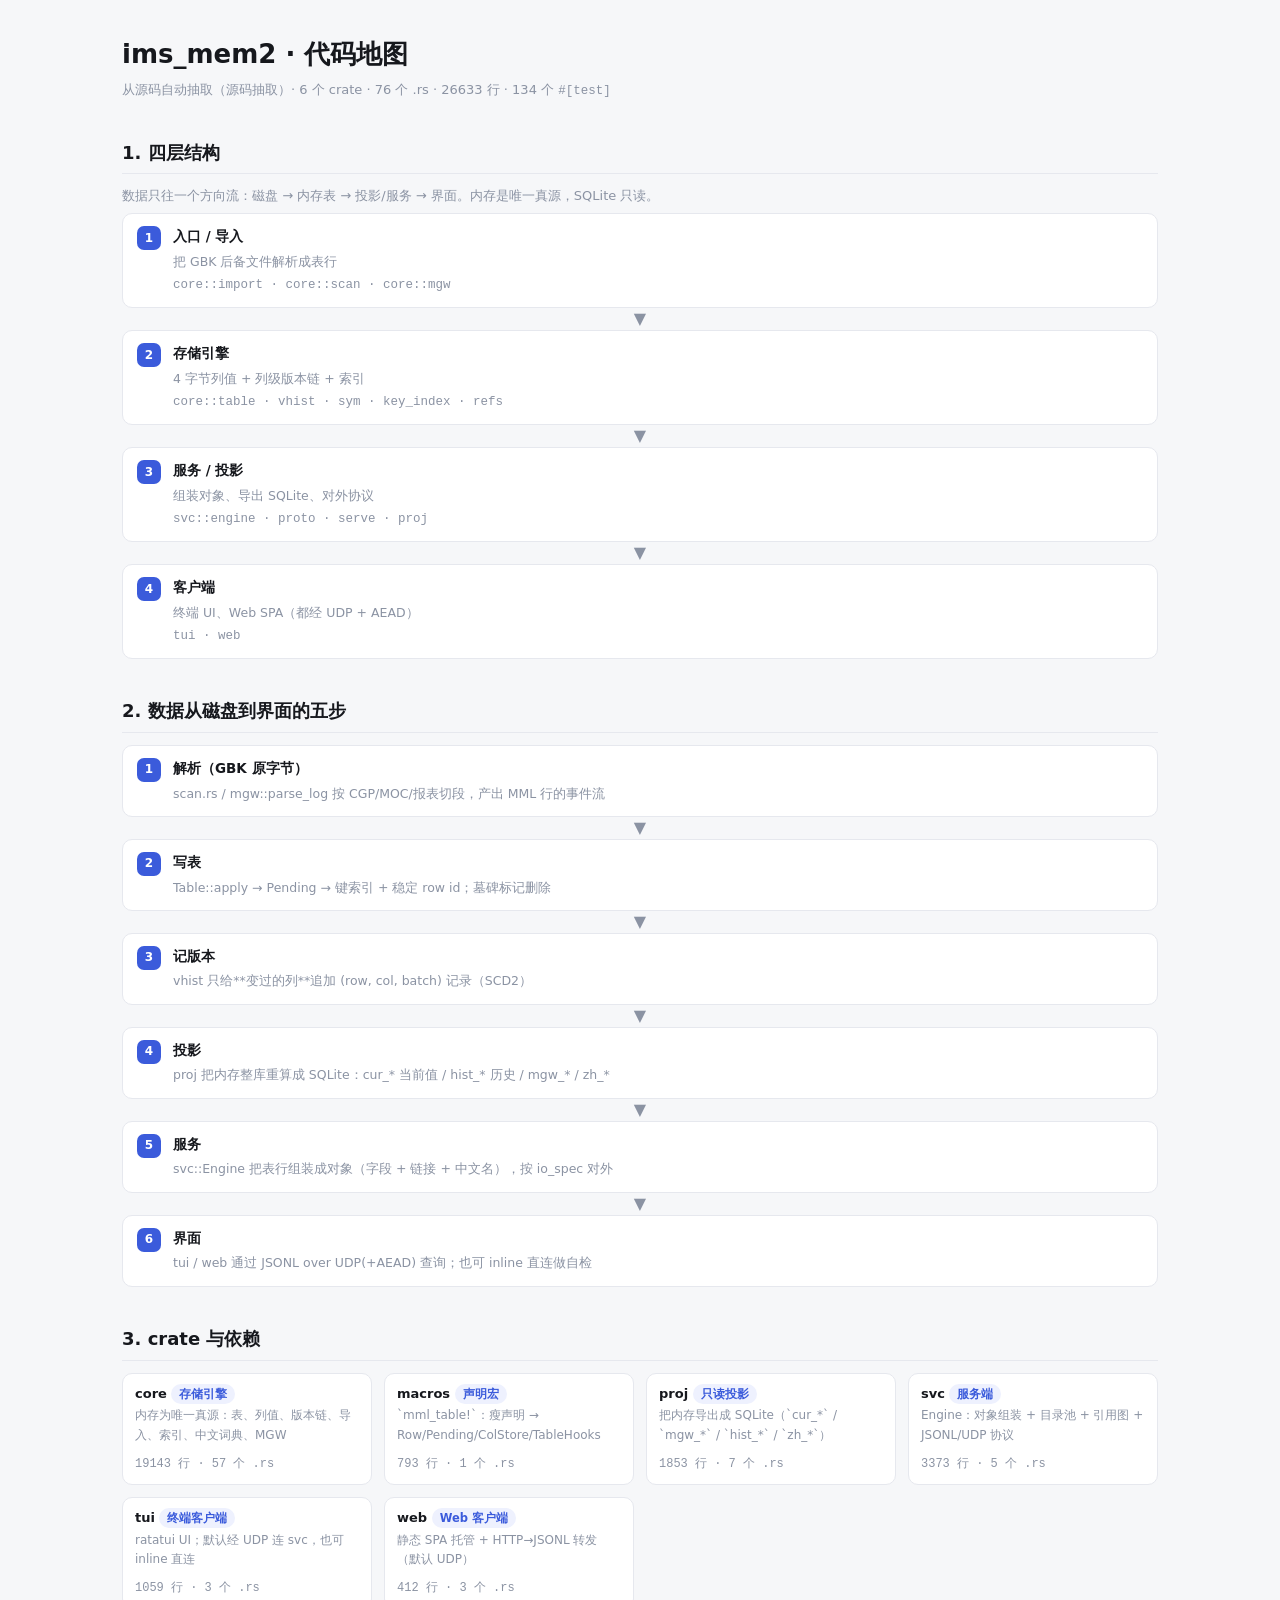
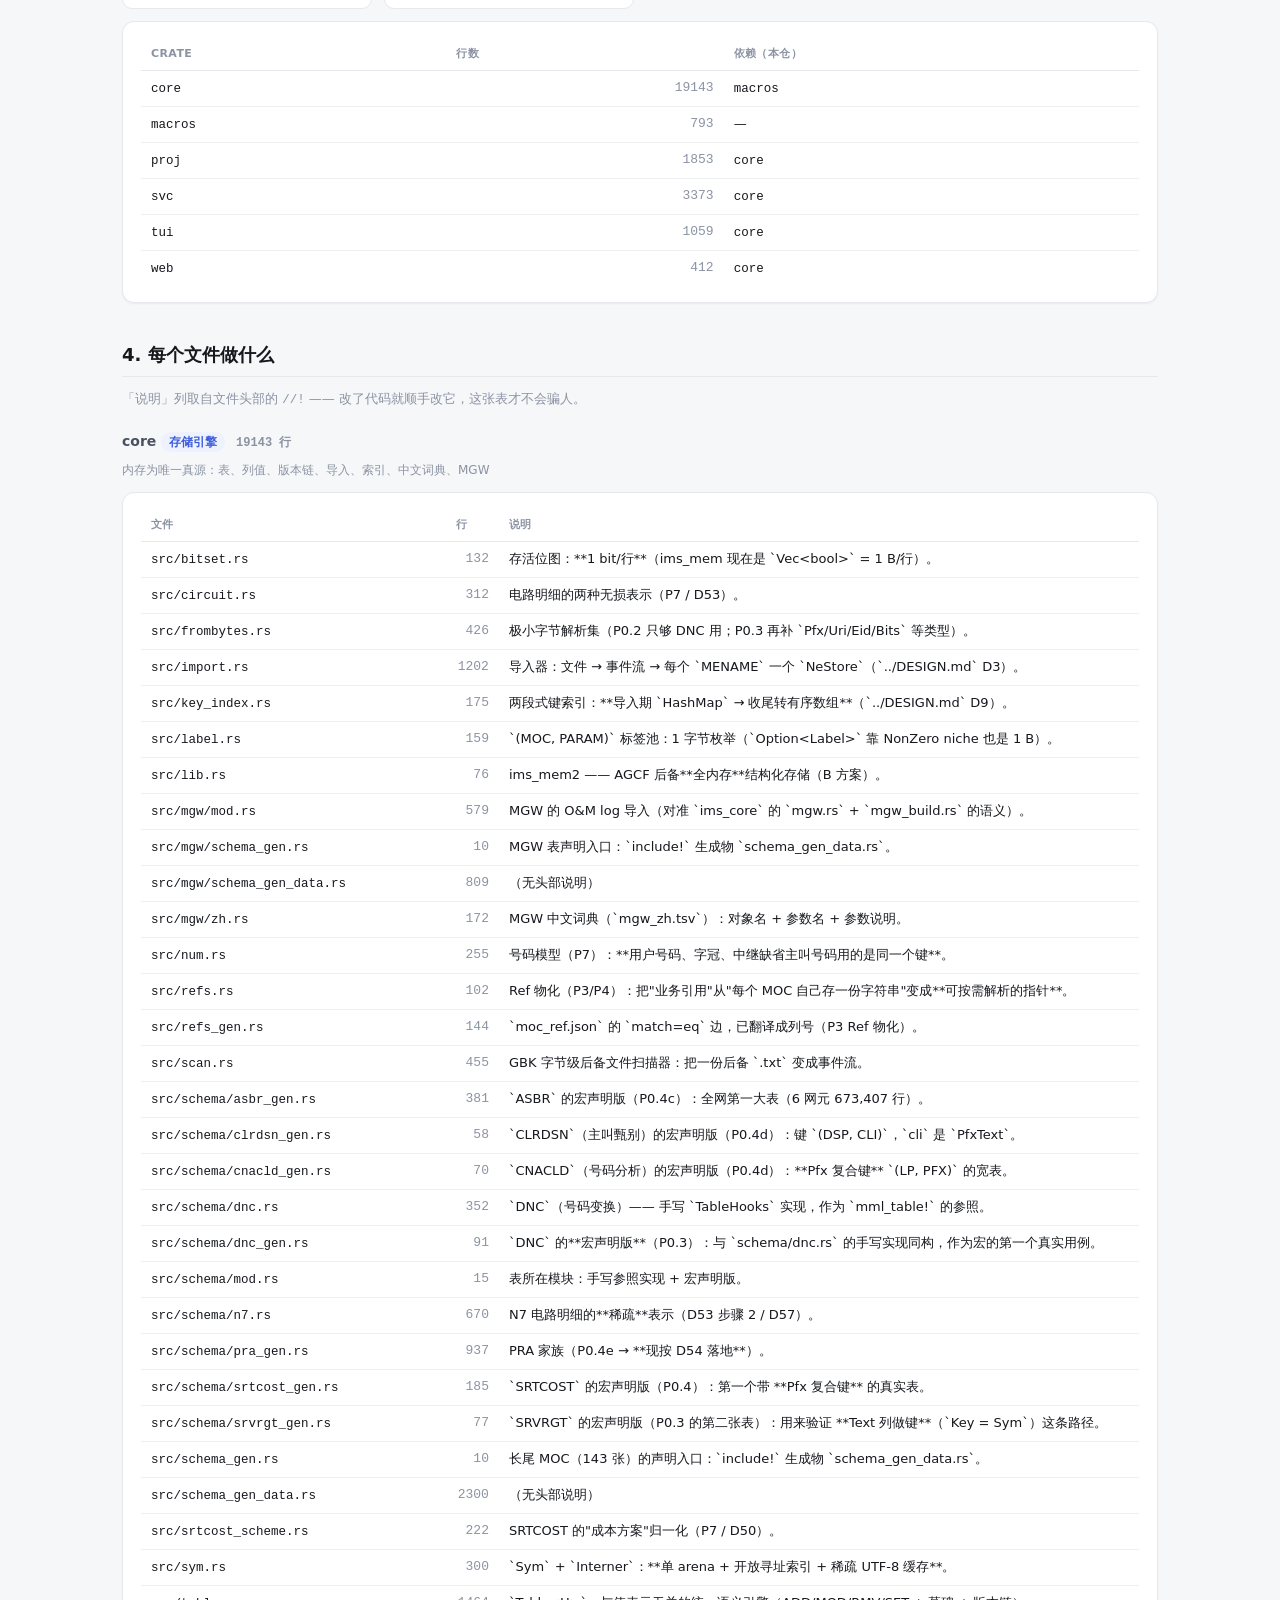
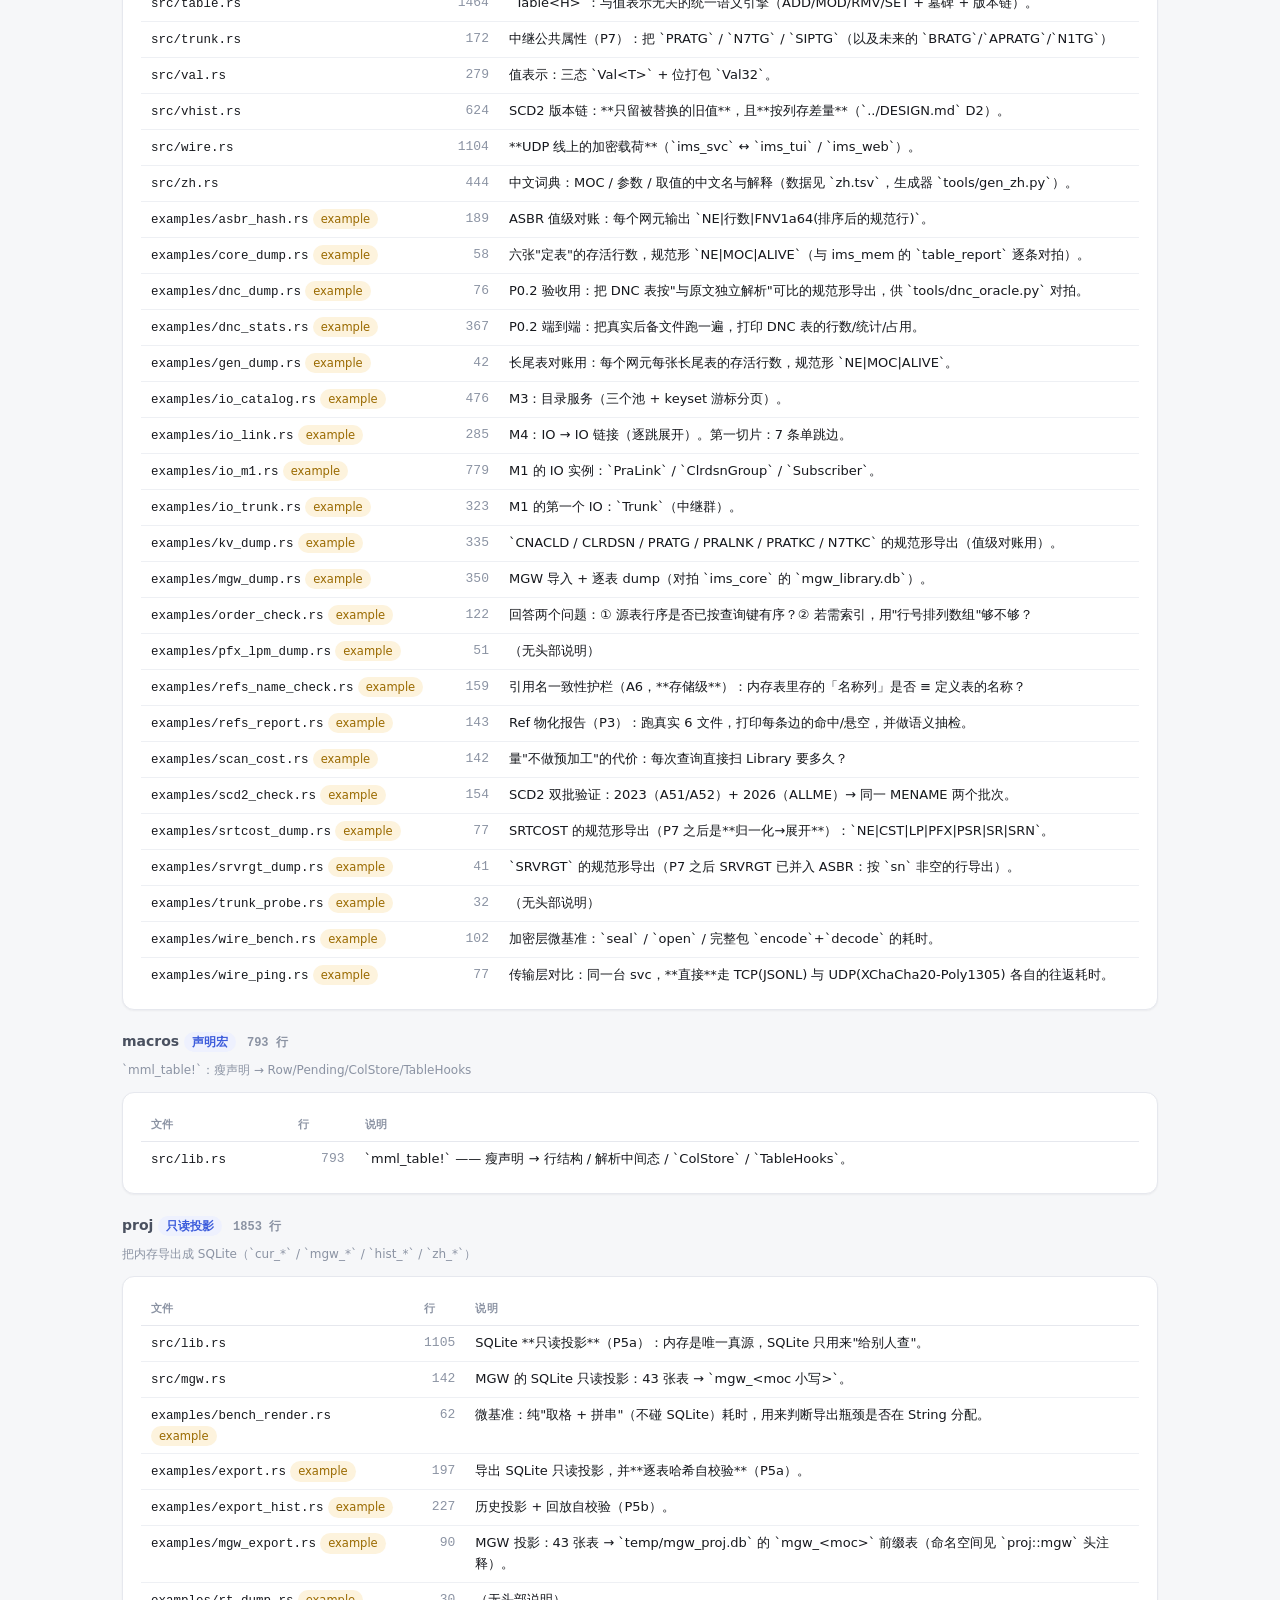
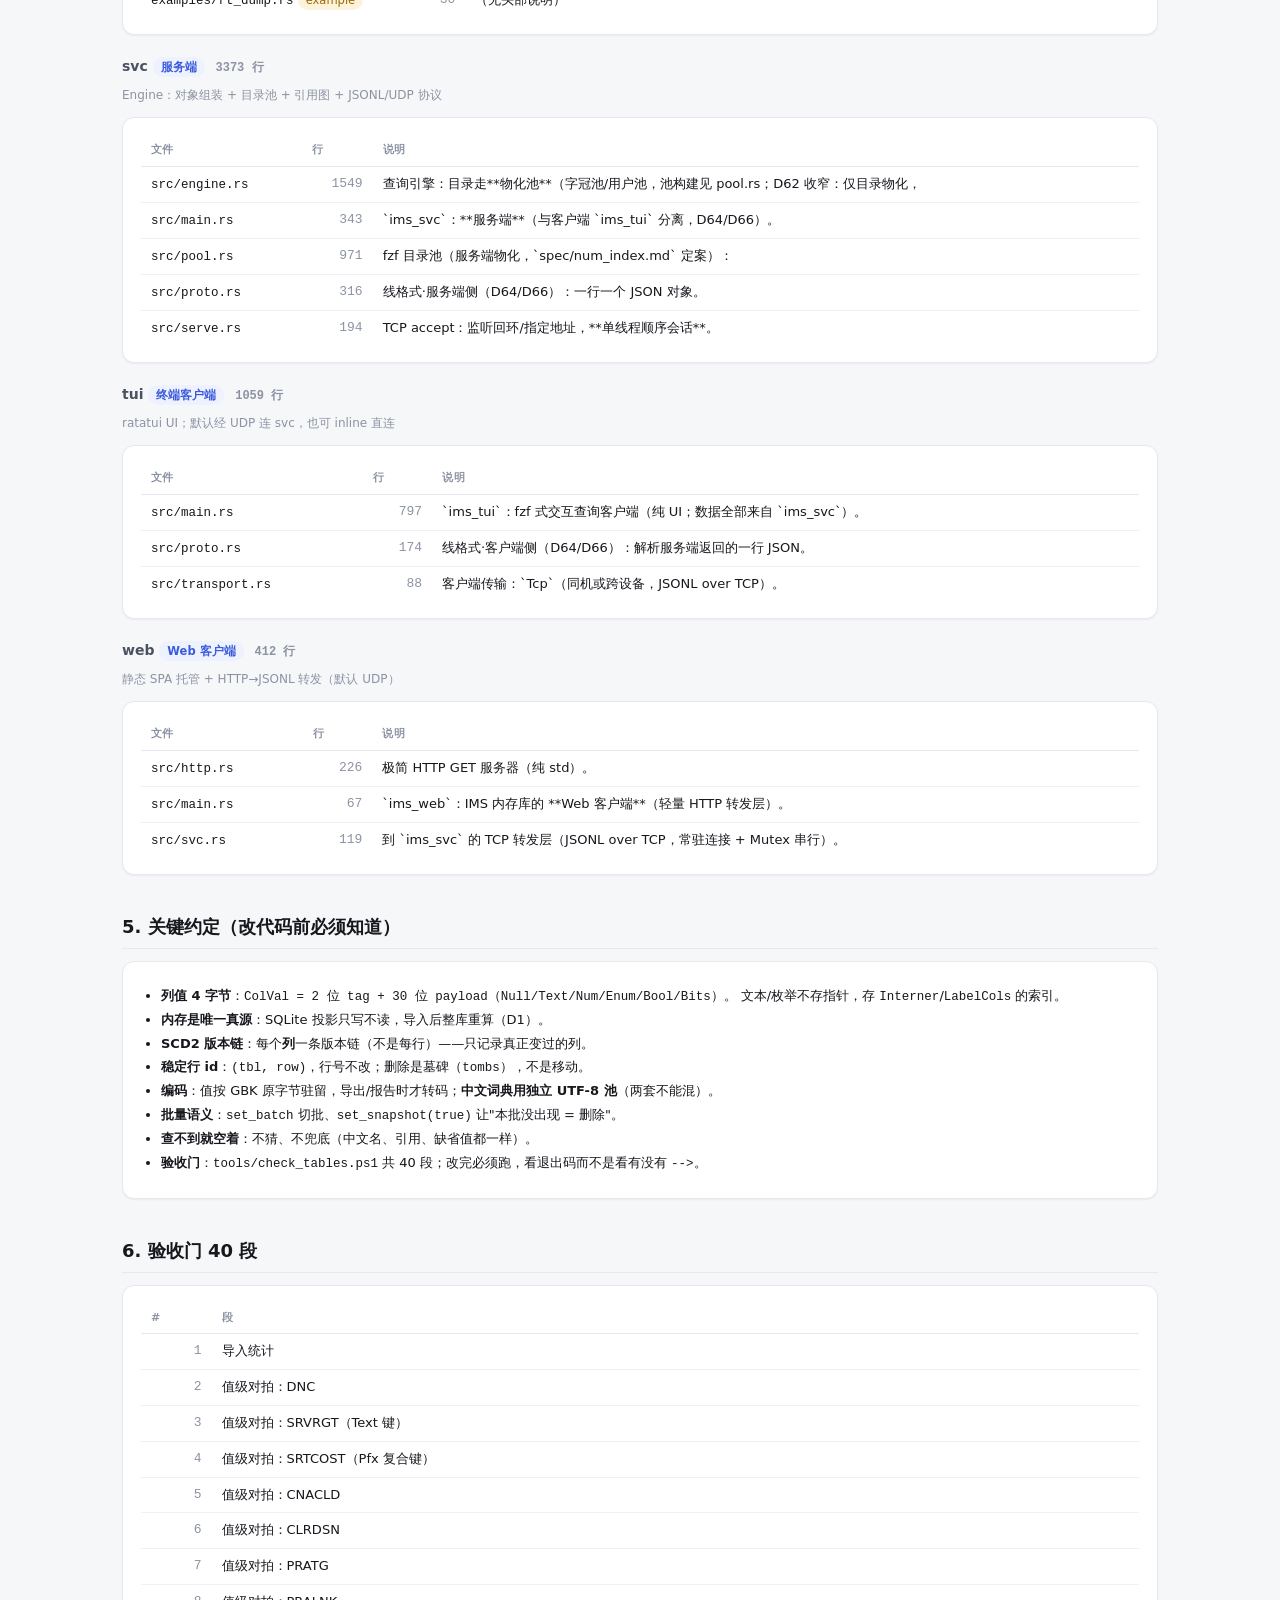
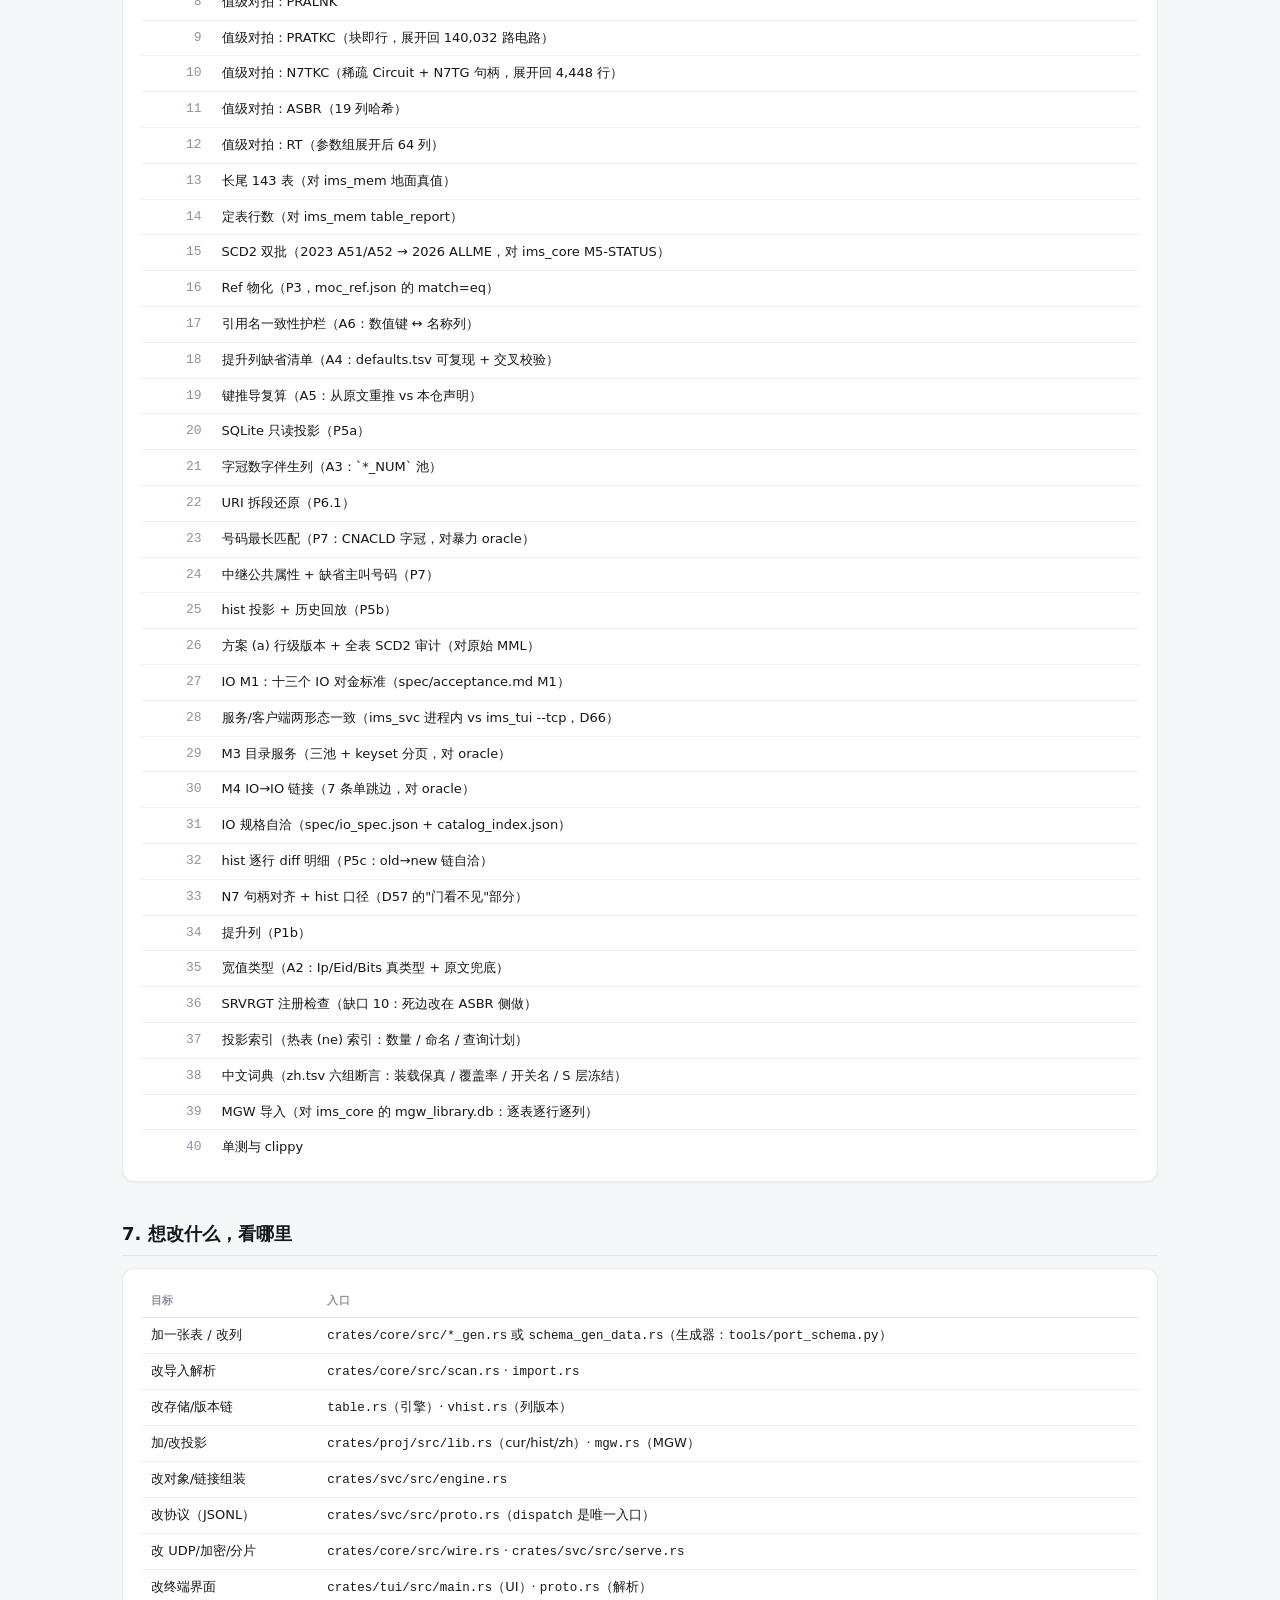
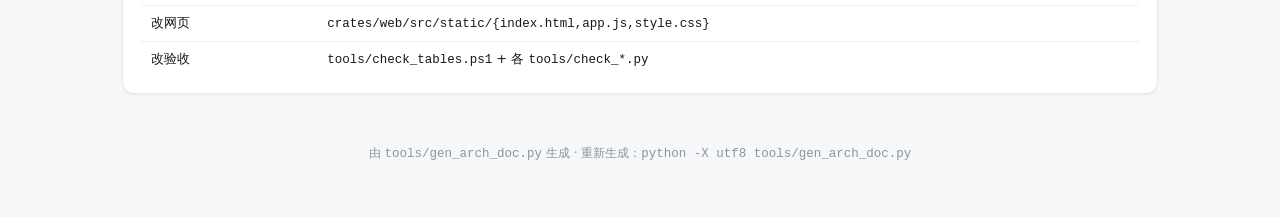
<file: docs/ARCH.html>
<!doctype html>
<html lang="zh-CN"><head><meta charset="utf-8">
<meta name="viewport" content="width=device-width,initial-scale=1">
<title>ims_mem2 · 代码地图</title>
<style>
:root{--bg:#f6f7f9;--panel:#fff;--ink:#16181d;--ink2:#4a5160;--ink3:#8b93a3;--line:#e6e8ee;
--brand:#3b5bdb;--soft:#eef1fe;--ok:#127a4b;--oks:#e7f7ef;--warn:#9a6a00;--warns:#fdf3dd;
--mono:ui-monospace,SFMono-Regular,Consolas,monospace}
*{box-sizing:border-box}
body{margin:0;background:var(--bg);color:var(--ink);font:14px/1.6 -apple-system,"Segoe UI","Microsoft YaHei",system-ui,sans-serif}
.wrap{max-width:1080px;margin:0 auto;padding:34px 22px 80px}
h1{font-size:26px;margin:0 0 4px}
h2{font-size:18px;margin:38px 0 12px;padding-bottom:6px;border-bottom:1px solid var(--line)}
h3{font-size:14px;margin:20px 0 8px;color:var(--ink2)}
.sub{color:var(--ink3);font-size:13px;margin:0 0 6px}
.card{background:var(--panel);border:1px solid var(--line);border-radius:12px;padding:16px 18px;margin:12px 0;
box-shadow:0 1px 2px rgba(16,20,30,.05)}
code,.mono{font-family:var(--mono);font-size:12.5px}
.pill{display:inline-block;font-size:11.5px;padding:1px 8px;border-radius:99px;background:var(--soft);color:var(--brand);margin-right:6px}
.pill.g{background:var(--oks);color:var(--ok)}
.pill.w{background:var(--warns);color:var(--warn)}
table{width:100%;border-collapse:collapse;font-size:13px}
th{text-align:left;font-size:11px;letter-spacing:.4px;text-transform:uppercase;color:var(--ink3);
padding:7px 10px;border-bottom:1px solid var(--line);background:var(--panel)}
td{padding:7px 10px;border-bottom:1px solid #eef0f4;vertical-align:top}
tr:last-child td{border-bottom:0}
td.n{text-align:right;font-family:var(--mono);color:var(--ink3);white-space:nowrap}
.loc{color:var(--ink3);font-family:var(--mono);font-size:12px}
.role{font-size:12px;color:var(--ink3);margin:2px 0 10px}
.grid{display:grid;grid-template-columns:repeat(auto-fit,minmax(240px,1fr));gap:12px}
.kv{font-size:13px}
.kv b{color:var(--ink)}
ul{margin:8px 0;padding-left:20px}
ul li{margin:3px 0}
.leaf{background:var(--panel);border:1px solid var(--line);border-radius:10px;padding:10px 12px;font-size:12.5px}
.leaf .t{font-weight:600;font-size:13px;margin-bottom:2px}
.flow{display:flex;flex-direction:column;gap:0;align-items:stretch}
.step{display:flex;gap:12px;align-items:flex-start;background:var(--panel);border:1px solid var(--line);
border-radius:10px;padding:12px 14px}
.step .n{width:24px;height:24px;flex:none;display:grid;place-items:center;border-radius:7px;
background:var(--brand);color:#fff;font-size:12px;font-weight:700}
.step .b{flex:1}
.step .b b{display:block;font-size:13.5px;margin-bottom:2px}
.step .b span{font-size:12.5px;color:var(--ink3)}
.arrow{align-self:center;color:var(--ink3);font-size:16px;line-height:1;padding:3px 0}
footer{margin-top:50px;color:var(--ink3);font-size:12px;text-align:center}
</style></head><body><div class="wrap">

<h1>ims_mem2 · 代码地图</h1>
<p class="sub">从源码自动抽取（源码抽取）· 6 个 crate · 76 个 .rs · 26633 行 · 134 个 <code>#[test]</code></p>

<h2>1. 四层结构</h2>
<p class="sub">数据只往一个方向流：磁盘 → 内存表 → 投影/服务 → 界面。内存是唯一真源，SQLite 只读。</p>
<div class="flow"><div class="step"><div class="n">1</div><div class="b"><b>入口 / 导入</b><span>把 GBK 后备文件解析成表行<br><code>core::import · core::scan · core::mgw</code></span></div></div><div class="arrow">▼</div><div class="step"><div class="n">2</div><div class="b"><b>存储引擎</b><span>4 字节列值 + 列级版本链 + 索引<br><code>core::table · vhist · sym · key_index · refs</code></span></div></div><div class="arrow">▼</div><div class="step"><div class="n">3</div><div class="b"><b>服务 / 投影</b><span>组装对象、导出 SQLite、对外协议<br><code>svc::engine · proto · serve · proj</code></span></div></div><div class="arrow">▼</div><div class="step"><div class="n">4</div><div class="b"><b>客户端</b><span>终端 UI、Web SPA（都经 UDP + AEAD）<br><code>tui · web</code></span></div></div></div>

<h2>2. 数据从磁盘到界面的五步</h2>
<div class="flow"><div class="step"><div class="n">1</div><div class="b"><b>解析（GBK 原字节）</b><span>scan.rs / mgw::parse_log 按 CGP/MOC/报表切段，产出 MML 行的事件流</span></div></div><div class="arrow">▼</div><div class="step"><div class="n">2</div><div class="b"><b>写表</b><span>Table::apply → Pending → 键索引 + 稳定 row id；墓碑标记删除</span></div></div><div class="arrow">▼</div><div class="step"><div class="n">3</div><div class="b"><b>记版本</b><span>vhist 只给**变过的列**追加 (row, col, batch) 记录（SCD2）</span></div></div><div class="arrow">▼</div><div class="step"><div class="n">4</div><div class="b"><b>投影</b><span>proj 把内存整库重算成 SQLite：cur_* 当前值 / hist_* 历史 / mgw_* / zh_*</span></div></div><div class="arrow">▼</div><div class="step"><div class="n">5</div><div class="b"><b>服务</b><span>svc::Engine 把表行组装成对象（字段 + 链接 + 中文名），按 io_spec 对外</span></div></div><div class="arrow">▼</div><div class="step"><div class="n">6</div><div class="b"><b>界面</b><span>tui / web 通过 JSONL over UDP(+AEAD) 查询；也可 inline 直连做自检</span></div></div></div>

<h2>3. crate 与依赖</h2>
<div class="grid"><div class="leaf"><div class="t">core <span class="pill">存储引擎</span></div><div class="role">内存为唯一真源：表、列值、版本链、导入、索引、中文词典、MGW</div><div class="loc">19143 行 · 57 个 .rs</div></div><div class="leaf"><div class="t">macros <span class="pill">声明宏</span></div><div class="role">`mml_table!`：瘦声明 → Row/Pending/ColStore/TableHooks</div><div class="loc">793 行 · 1 个 .rs</div></div><div class="leaf"><div class="t">proj <span class="pill">只读投影</span></div><div class="role">把内存导出成 SQLite（`cur_*` / `mgw_*` / `hist_*` / `zh_*`）</div><div class="loc">1853 行 · 7 个 .rs</div></div><div class="leaf"><div class="t">svc <span class="pill">服务端</span></div><div class="role">Engine：对象组装 + 目录池 + 引用图 + JSONL/UDP 协议</div><div class="loc">3373 行 · 5 个 .rs</div></div><div class="leaf"><div class="t">tui <span class="pill">终端客户端</span></div><div class="role">ratatui UI；默认经 UDP 连 svc，也可 inline 直连</div><div class="loc">1059 行 · 3 个 .rs</div></div><div class="leaf"><div class="t">web <span class="pill">Web 客户端</span></div><div class="role">静态 SPA 托管 + HTTP→JSONL 转发（默认 UDP）</div><div class="loc">412 行 · 3 个 .rs</div></div></div>
<div class="card"><table><thead><tr><th>crate</th><th class="n">行数</th><th>依赖（本仓）</th></tr></thead><tbody>
<tr><td><code>core</code></td><td class="n">19143</td><td><code>macros</code></td></tr><tr><td><code>macros</code></td><td class="n">793</td><td>—</td></tr><tr><td><code>proj</code></td><td class="n">1853</td><td><code>core</code></td></tr><tr><td><code>svc</code></td><td class="n">3373</td><td><code>core</code></td></tr><tr><td><code>tui</code></td><td class="n">1059</td><td><code>core</code></td></tr><tr><td><code>web</code></td><td class="n">412</td><td><code>core</code></td></tr>
</tbody></table></div>

<h2>4. 每个文件做什么</h2>
<p class="sub">「说明」列取自文件头部的 <code>//!</code> —— 改了代码就顺手改它，这张表才不会骗人。</p>
<h3>core <span class="pill">存储引擎</span> <span class="loc">19143 行</span></h3><div class="role">内存为唯一真源：表、列值、版本链、导入、索引、中文词典、MGW</div><div class="card"><table><thead><tr><th>文件</th><th class="n">行</th><th>说明</th></tr></thead><tbody><tr><td><code>src/bitset.rs</code></td><td class="n">132</td><td>存活位图：**1 bit/行**（ims_mem 现在是 `Vec&lt;bool&gt;` = 1 B/行）。</td></tr><tr><td><code>src/circuit.rs</code></td><td class="n">312</td><td>电路明细的两种无损表示（P7 / D53）。</td></tr><tr><td><code>src/frombytes.rs</code></td><td class="n">426</td><td>极小字节解析集（P0.2 只够 DNC 用；P0.3 再补 `Pfx/Uri/Eid/Bits` 等类型）。</td></tr><tr><td><code>src/import.rs</code></td><td class="n">1202</td><td>导入器：文件 → 事件流 → 每个 `MENAME` 一个 `NeStore`（`../DESIGN.md` D3）。</td></tr><tr><td><code>src/key_index.rs</code></td><td class="n">175</td><td>两段式键索引：**导入期 `HashMap` → 收尾转有序数组**（`../DESIGN.md` D9）。</td></tr><tr><td><code>src/label.rs</code></td><td class="n">159</td><td>`(MOC, PARAM)` 标签池：1 字节枚举（`Option&lt;Label&gt;` 靠 NonZero niche 也是 1 B）。</td></tr><tr><td><code>src/lib.rs</code></td><td class="n">76</td><td>ims_mem2 —— AGCF 后备**全内存**结构化存储（B 方案）。</td></tr><tr><td><code>src/mgw/mod.rs</code></td><td class="n">579</td><td>MGW 的 O&amp;M log 导入（对准 `ims_core` 的 `mgw.rs` + `mgw_build.rs` 的语义）。</td></tr><tr><td><code>src/mgw/schema_gen.rs</code></td><td class="n">10</td><td>MGW 表声明入口：`include!` 生成物 `schema_gen_data.rs`。</td></tr><tr><td><code>src/mgw/schema_gen_data.rs</code></td><td class="n">809</td><td>（无头部说明）</td></tr><tr><td><code>src/mgw/zh.rs</code></td><td class="n">172</td><td>MGW 中文词典（`mgw_zh.tsv`）：对象名 + 参数名 + 参数说明。</td></tr><tr><td><code>src/num.rs</code></td><td class="n">255</td><td>号码模型（P7）：**用户号码、字冠、中继缺省主叫号码用的是同一个键**。</td></tr><tr><td><code>src/refs.rs</code></td><td class="n">102</td><td>Ref 物化（P3/P4）：把&quot;业务引用&quot;从&quot;每个 MOC 自己存一份字符串&quot;变成**可按需解析的指针**。</td></tr><tr><td><code>src/refs_gen.rs</code></td><td class="n">144</td><td>`moc_ref.json` 的 `match=eq` 边，已翻译成列号（P3 Ref 物化）。</td></tr><tr><td><code>src/scan.rs</code></td><td class="n">455</td><td>GBK 字节级后备文件扫描器：把一份后备 `.txt` 变成事件流。</td></tr><tr><td><code>src/schema/asbr_gen.rs</code></td><td class="n">381</td><td>`ASBR` 的宏声明版（P0.4c）：全网第一大表（6 网元 673,407 行）。</td></tr><tr><td><code>src/schema/clrdsn_gen.rs</code></td><td class="n">58</td><td>`CLRDSN`（主叫甄别）的宏声明版（P0.4d）：键 `(DSP, CLI)`，`cli` 是 `PfxText`。</td></tr><tr><td><code>src/schema/cnacld_gen.rs</code></td><td class="n">70</td><td>`CNACLD`（号码分析）的宏声明版（P0.4d）：**Pfx 复合键** `(LP, PFX)` 的宽表。</td></tr><tr><td><code>src/schema/dnc.rs</code></td><td class="n">352</td><td>`DNC`（号码变换）—— 手写 `TableHooks` 实现，作为 `mml_table!` 的参照。</td></tr><tr><td><code>src/schema/dnc_gen.rs</code></td><td class="n">91</td><td>`DNC` 的**宏声明版**（P0.3）：与 `schema/dnc.rs` 的手写实现同构，作为宏的第一个真实用例。</td></tr><tr><td><code>src/schema/mod.rs</code></td><td class="n">15</td><td>表所在模块：手写参照实现 + 宏声明版。</td></tr><tr><td><code>src/schema/n7.rs</code></td><td class="n">670</td><td>N7 电路明细的**稀疏**表示（D53 步骤 2 / D57）。</td></tr><tr><td><code>src/schema/pra_gen.rs</code></td><td class="n">937</td><td>PRA 家族（P0.4e → **现按 D54 落地**）。</td></tr><tr><td><code>src/schema/srtcost_gen.rs</code></td><td class="n">185</td><td>`SRTCOST` 的宏声明版（P0.4）：第一个带 **Pfx 复合键** 的真实表。</td></tr><tr><td><code>src/schema/srvrgt_gen.rs</code></td><td class="n">77</td><td>`SRVRGT` 的宏声明版（P0.3 的第二张表）：用来验证 **Text 列做键**（`Key = Sym`）这条路径。</td></tr><tr><td><code>src/schema_gen.rs</code></td><td class="n">10</td><td>长尾 MOC（143 张）的声明入口：`include!` 生成物 `schema_gen_data.rs`。</td></tr><tr><td><code>src/schema_gen_data.rs</code></td><td class="n">2300</td><td>（无头部说明）</td></tr><tr><td><code>src/srtcost_scheme.rs</code></td><td class="n">222</td><td>SRTCOST 的&quot;成本方案&quot;归一化（P7 / D50）。</td></tr><tr><td><code>src/sym.rs</code></td><td class="n">300</td><td>`Sym` + `Interner`：**单 arena + 开放寻址索引 + 稀疏 UTF-8 缓存**。</td></tr><tr><td><code>src/table.rs</code></td><td class="n">1464</td><td>`Table&lt;H&gt;`：与值表示无关的统一语义引擎（ADD/MOD/RMV/SET + 墓碑 + 版本链）。</td></tr><tr><td><code>src/trunk.rs</code></td><td class="n">172</td><td>中继公共属性（P7）：把 `PRATG` / `N7TG` / `SIPTG`（以及未来的 `BRATG`/`APRATG`/`N1TG`）</td></tr><tr><td><code>src/val.rs</code></td><td class="n">279</td><td>值表示：三态 `Val&lt;T&gt;` + 位打包 `Val32`。</td></tr><tr><td><code>src/vhist.rs</code></td><td class="n">624</td><td>SCD2 版本链：**只留被替换的旧值**，且**按列存差量**（`../DESIGN.md` D2）。</td></tr><tr><td><code>src/wire.rs</code></td><td class="n">1104</td><td>**UDP 线上的加密载荷**（`ims_svc` ↔ `ims_tui` / `ims_web`）。</td></tr><tr><td><code>src/zh.rs</code></td><td class="n">444</td><td>中文词典：MOC / 参数 / 取值的中文名与解释（数据见 `zh.tsv`，生成器 `tools/gen_zh.py`）。</td></tr><tr><td><code>examples/asbr_hash.rs</code> <span class="pill w">example</span></td><td class="n">189</td><td>ASBR 值级对账：每个网元输出 `NE|行数|FNV1a64(排序后的规范行)`。</td></tr><tr><td><code>examples/core_dump.rs</code> <span class="pill w">example</span></td><td class="n">58</td><td>六张&quot;定表&quot;的存活行数，规范形 `NE|MOC|ALIVE`（与 ims_mem 的 `table_report` 逐条对拍）。</td></tr><tr><td><code>examples/dnc_dump.rs</code> <span class="pill w">example</span></td><td class="n">76</td><td>P0.2 验收用：把 DNC 表按&quot;与原文独立解析&quot;可比的规范形导出，供 `tools/dnc_oracle.py` 对拍。</td></tr><tr><td><code>examples/dnc_stats.rs</code> <span class="pill w">example</span></td><td class="n">367</td><td>P0.2 端到端：把真实后备文件跑一遍，打印 DNC 表的行数/统计/占用。</td></tr><tr><td><code>examples/gen_dump.rs</code> <span class="pill w">example</span></td><td class="n">42</td><td>长尾表对账用：每个网元每张长尾表的存活行数，规范形 `NE|MOC|ALIVE`。</td></tr><tr><td><code>examples/io_catalog.rs</code> <span class="pill w">example</span></td><td class="n">476</td><td>M3：目录服务（三个池 + keyset 游标分页）。</td></tr><tr><td><code>examples/io_link.rs</code> <span class="pill w">example</span></td><td class="n">285</td><td>M4：IO → IO 链接（逐跳展开）。第一切片：7 条单跳边。</td></tr><tr><td><code>examples/io_m1.rs</code> <span class="pill w">example</span></td><td class="n">779</td><td>M1 的 IO 实例：`PraLink` / `ClrdsnGroup` / `Subscriber`。</td></tr><tr><td><code>examples/io_trunk.rs</code> <span class="pill w">example</span></td><td class="n">323</td><td>M1 的第一个 IO：`Trunk`（中继群）。</td></tr><tr><td><code>examples/kv_dump.rs</code> <span class="pill w">example</span></td><td class="n">335</td><td>`CNACLD / CLRDSN / PRATG / PRALNK / PRATKC / N7TKC` 的规范形导出（值级对账用）。</td></tr><tr><td><code>examples/mgw_dump.rs</code> <span class="pill w">example</span></td><td class="n">350</td><td>MGW 导入 + 逐表 dump（对拍 `ims_core` 的 `mgw_library.db`）。</td></tr><tr><td><code>examples/order_check.rs</code> <span class="pill w">example</span></td><td class="n">122</td><td>回答两个问题：① 源表行序是否已按查询键有序？② 若需索引，用&quot;行号排列数组&quot;够不够？</td></tr><tr><td><code>examples/pfx_lpm_dump.rs</code> <span class="pill w">example</span></td><td class="n">51</td><td>（无头部说明）</td></tr><tr><td><code>examples/refs_name_check.rs</code> <span class="pill w">example</span></td><td class="n">159</td><td>引用名一致性护栏（A6，**存储级**）：内存表里存的「名称列」是否 ≡ 定义表的名称？</td></tr><tr><td><code>examples/refs_report.rs</code> <span class="pill w">example</span></td><td class="n">143</td><td>Ref 物化报告（P3）：跑真实 6 文件，打印每条边的命中/悬空，并做语义抽检。</td></tr><tr><td><code>examples/scan_cost.rs</code> <span class="pill w">example</span></td><td class="n">142</td><td>量&quot;不做预加工&quot;的代价：每次查询直接扫 Library 要多久？</td></tr><tr><td><code>examples/scd2_check.rs</code> <span class="pill w">example</span></td><td class="n">154</td><td>SCD2 双批验证：2023（A51/A52）+ 2026（ALLME）→ 同一 MENAME 两个批次。</td></tr><tr><td><code>examples/srtcost_dump.rs</code> <span class="pill w">example</span></td><td class="n">77</td><td>SRTCOST 的规范形导出（P7 之后是**归一化→展开**）：`NE|CST|LP|PFX|PSR|SR|SRN`。</td></tr><tr><td><code>examples/srvrgt_dump.rs</code> <span class="pill w">example</span></td><td class="n">41</td><td>`SRVRGT` 的规范形导出（P7 之后 SRVRGT 已并入 ASBR：按 `sn` 非空的行导出）。</td></tr><tr><td><code>examples/trunk_probe.rs</code> <span class="pill w">example</span></td><td class="n">32</td><td>（无头部说明）</td></tr><tr><td><code>examples/wire_bench.rs</code> <span class="pill w">example</span></td><td class="n">102</td><td>加密层微基准：`seal` / `open` / 完整包 `encode`+`decode` 的耗时。</td></tr><tr><td><code>examples/wire_ping.rs</code> <span class="pill w">example</span></td><td class="n">77</td><td>传输层对比：同一台 svc，**直接**走 TCP(JSONL) 与 UDP(XChaCha20-Poly1305) 各自的往返耗时。</td></tr></tbody></table></div><h3>macros <span class="pill">声明宏</span> <span class="loc">793 行</span></h3><div class="role">`mml_table!`：瘦声明 → Row/Pending/ColStore/TableHooks</div><div class="card"><table><thead><tr><th>文件</th><th class="n">行</th><th>说明</th></tr></thead><tbody><tr><td><code>src/lib.rs</code></td><td class="n">793</td><td>`mml_table!` —— 瘦声明 → 行结构 / 解析中间态 / `ColStore` / `TableHooks`。</td></tr></tbody></table></div><h3>proj <span class="pill">只读投影</span> <span class="loc">1853 行</span></h3><div class="role">把内存导出成 SQLite（`cur_*` / `mgw_*` / `hist_*` / `zh_*`）</div><div class="card"><table><thead><tr><th>文件</th><th class="n">行</th><th>说明</th></tr></thead><tbody><tr><td><code>src/lib.rs</code></td><td class="n">1105</td><td>SQLite **只读投影**（P5a）：内存是唯一真源，SQLite 只用来&quot;给别人查&quot;。</td></tr><tr><td><code>src/mgw.rs</code></td><td class="n">142</td><td>MGW 的 SQLite 只读投影：43 张表 → `mgw_&lt;moc 小写&gt;`。</td></tr><tr><td><code>examples/bench_render.rs</code> <span class="pill w">example</span></td><td class="n">62</td><td>微基准：纯&quot;取格 + 拼串&quot;（不碰 SQLite）耗时，用来判断导出瓶颈是否在 String 分配。</td></tr><tr><td><code>examples/export.rs</code> <span class="pill w">example</span></td><td class="n">197</td><td>导出 SQLite 只读投影，并**逐表哈希自校验**（P5a）。</td></tr><tr><td><code>examples/export_hist.rs</code> <span class="pill w">example</span></td><td class="n">227</td><td>历史投影 + 回放自校验（P5b）。</td></tr><tr><td><code>examples/mgw_export.rs</code> <span class="pill w">example</span></td><td class="n">90</td><td>MGW 投影：43 张表 → `temp/mgw_proj.db` 的 `mgw_&lt;moc&gt;` 前缀表（命名空间见 `proj::mgw` 头注释）。</td></tr><tr><td><code>examples/rt_dump.rs</code> <span class="pill w">example</span></td><td class="n">30</td><td>（无头部说明）</td></tr></tbody></table></div><h3>svc <span class="pill">服务端</span> <span class="loc">3373 行</span></h3><div class="role">Engine：对象组装 + 目录池 + 引用图 + JSONL/UDP 协议</div><div class="card"><table><thead><tr><th>文件</th><th class="n">行</th><th>说明</th></tr></thead><tbody><tr><td><code>src/engine.rs</code></td><td class="n">1549</td><td>查询引擎：目录走**物化池**（字冠池/用户池，池构建见 pool.rs；D62 收窄：仅目录物化，</td></tr><tr><td><code>src/main.rs</code></td><td class="n">343</td><td>`ims_svc`：**服务端**（与客户端 `ims_tui` 分离，D64/D66）。</td></tr><tr><td><code>src/pool.rs</code></td><td class="n">971</td><td>fzf 目录池（服务端物化，`spec/num_index.md` 定案）：</td></tr><tr><td><code>src/proto.rs</code></td><td class="n">316</td><td>线格式·服务端侧（D64/D66）：一行一个 JSON 对象。</td></tr><tr><td><code>src/serve.rs</code></td><td class="n">194</td><td>TCP accept：监听回环/指定地址，**单线程顺序会话**。</td></tr></tbody></table></div><h3>tui <span class="pill">终端客户端</span> <span class="loc">1059 行</span></h3><div class="role">ratatui UI；默认经 UDP 连 svc，也可 inline 直连</div><div class="card"><table><thead><tr><th>文件</th><th class="n">行</th><th>说明</th></tr></thead><tbody><tr><td><code>src/main.rs</code></td><td class="n">797</td><td>`ims_tui`：fzf 式交互查询客户端（纯 UI；数据全部来自 `ims_svc`）。</td></tr><tr><td><code>src/proto.rs</code></td><td class="n">174</td><td>线格式·客户端侧（D64/D66）：解析服务端返回的一行 JSON。</td></tr><tr><td><code>src/transport.rs</code></td><td class="n">88</td><td>客户端传输：`Tcp`（同机或跨设备，JSONL over TCP）。</td></tr></tbody></table></div><h3>web <span class="pill">Web 客户端</span> <span class="loc">412 行</span></h3><div class="role">静态 SPA 托管 + HTTP→JSONL 转发（默认 UDP）</div><div class="card"><table><thead><tr><th>文件</th><th class="n">行</th><th>说明</th></tr></thead><tbody><tr><td><code>src/http.rs</code></td><td class="n">226</td><td>极简 HTTP GET 服务器（纯 std）。</td></tr><tr><td><code>src/main.rs</code></td><td class="n">67</td><td>`ims_web`：IMS 内存库的 **Web 客户端**（轻量 HTTP 转发层）。</td></tr><tr><td><code>src/svc.rs</code></td><td class="n">119</td><td>到 `ims_svc` 的 TCP 转发层（JSONL over TCP，常驻连接 + Mutex 串行）。</td></tr></tbody></table></div>

<h2>5. 关键约定（改代码前必须知道）</h2>
<div class="card kv"><ul>
<li><b>列值 4 字节</b>：<code>ColVal = 2 位 tag + 30 位 payload</code>（<code>Null/Text/Num/Enum/Bool/Bits</code>）。
文本/枚举不存指针，存 <code>Interner</code>/<code>LabelCols</code> 的索引。</li>
<li><b>内存是唯一真源</b>：SQLite 投影只写不读，导入后整库重算（D1）。</li>
<li><b>SCD2 版本链</b>：每个<b>列</b>一条版本链（不是每行）——只记录真正变过的列。</li>
<li><b>稳定行 id</b>：<code>(tbl, row)</code>，行号不改；删除是墓碑（<code>tombs</code>），不是移动。</li>
<li><b>编码</b>：值按 GBK 原字节驻留，导出/报告时才转码；<b>中文词典用独立 UTF-8 池</b>（两套不能混）。</li>
<li><b>批量语义</b>：<code>set_batch</code> 切批、<code>set_snapshot(true)</code> 让"本批没出现 = 删除"。</li>
<li><b>查不到就空着</b>：不猜、不兜底（中文名、引用、缺省值都一样）。</li>
<li><b>验收门</b>：<code>tools/check_tables.ps1</code> 共 40 段；改完必须跑，看退出码而不是看有没有 <code>--&gt;</code>。</li>
</ul></div>

<h2>6. 验收门 40 段</h2>
<div class="card"><table><thead><tr><th class="n">#</th><th>段</th></tr></thead><tbody>
<tr><td class="n">1</td><td>导入统计</td></tr><tr><td class="n">2</td><td>值级对拍：DNC</td></tr><tr><td class="n">3</td><td>值级对拍：SRVRGT（Text 键）</td></tr><tr><td class="n">4</td><td>值级对拍：SRTCOST（Pfx 复合键）</td></tr><tr><td class="n">5</td><td>值级对拍：CNACLD</td></tr><tr><td class="n">6</td><td>值级对拍：CLRDSN</td></tr><tr><td class="n">7</td><td>值级对拍：PRATG</td></tr><tr><td class="n">8</td><td>值级对拍：PRALNK</td></tr><tr><td class="n">9</td><td>值级对拍：PRATKC（块即行，展开回 140,032 路电路）</td></tr><tr><td class="n">10</td><td>值级对拍：N7TKC（稀疏 Circuit + N7TG 句柄，展开回 4,448 行）</td></tr><tr><td class="n">11</td><td>值级对拍：ASBR（19 列哈希）</td></tr><tr><td class="n">12</td><td>值级对拍：RT（参数组展开后 64 列）</td></tr><tr><td class="n">13</td><td>长尾 143 表（对 ims_mem 地面真值）</td></tr><tr><td class="n">14</td><td>定表行数（对 ims_mem table_report）</td></tr><tr><td class="n">15</td><td>SCD2 双批（2023 A51/A52 → 2026 ALLME，对 ims_core M5-STATUS）</td></tr><tr><td class="n">16</td><td>Ref 物化（P3，moc_ref.json 的 match=eq）</td></tr><tr><td class="n">17</td><td>引用名一致性护栏（A6：数值键 ↔ 名称列）</td></tr><tr><td class="n">18</td><td>提升列缺省清单（A4：defaults.tsv 可复现 + 交叉校验）</td></tr><tr><td class="n">19</td><td>键推导复算（A5：从原文重推 vs 本仓声明）</td></tr><tr><td class="n">20</td><td>SQLite 只读投影（P5a）</td></tr><tr><td class="n">21</td><td>字冠数字伴生列（A3：`*_NUM` 池）</td></tr><tr><td class="n">22</td><td>URI 拆段还原（P6.1）</td></tr><tr><td class="n">23</td><td>号码最长匹配（P7：CNACLD 字冠，对暴力 oracle）</td></tr><tr><td class="n">24</td><td>中继公共属性 + 缺省主叫号码（P7）</td></tr><tr><td class="n">25</td><td>hist 投影 + 历史回放（P5b）</td></tr><tr><td class="n">26</td><td>方案 (a) 行级版本 + 全表 SCD2 审计（对原始 MML）</td></tr><tr><td class="n">27</td><td>IO M1：十三个 IO 对金标准（spec/acceptance.md M1）</td></tr><tr><td class="n">28</td><td>服务/客户端两形态一致（ims_svc 进程内 vs ims_tui --tcp，D66）</td></tr><tr><td class="n">29</td><td>M3 目录服务（三池 + keyset 分页，对 oracle）</td></tr><tr><td class="n">30</td><td>M4 IO→IO 链接（7 条单跳边，对 oracle）</td></tr><tr><td class="n">31</td><td>IO 规格自洽（spec/io_spec.json + catalog_index.json）</td></tr><tr><td class="n">32</td><td>hist 逐行 diff 明细（P5c：old→new 链自洽）</td></tr><tr><td class="n">33</td><td>N7 句柄对齐 + hist 口径（D57 的&quot;门看不见&quot;部分）</td></tr><tr><td class="n">34</td><td>提升列（P1b）</td></tr><tr><td class="n">35</td><td>宽值类型（A2：Ip/Eid/Bits 真类型 + 原文兜底）</td></tr><tr><td class="n">36</td><td>SRVRGT 注册检查（缺口 10：死边改在 ASBR 侧做）</td></tr><tr><td class="n">37</td><td>投影索引（热表 (ne) 索引：数量 / 命名 / 查询计划）</td></tr><tr><td class="n">38</td><td>中文词典（zh.tsv 六组断言：装载保真 / 覆盖率 / 开关名 / S 层冻结）</td></tr><tr><td class="n">39</td><td>MGW 导入（对 ims_core 的 mgw_library.db：逐表逐行逐列）</td></tr><tr><td class="n">40</td><td>单测与 clippy</td></tr>
</tbody></table></div>

<h2>7. 想改什么，看哪里</h2>
<div class="card"><table><thead><tr><th>目标</th><th>入口</th></tr></thead><tbody>
<tr><td>加一张表 / 改列</td><td><code>crates/core/src/*_gen.rs</code> 或 <code>schema_gen_data.rs</code>（生成器：<code>tools/port_schema.py</code>）</td></tr>
<tr><td>改导入解析</td><td><code>crates/core/src/scan.rs</code> · <code>import.rs</code></td></tr>
<tr><td>改存储/版本链</td><td><code>table.rs</code>（引擎）· <code>vhist.rs</code>（列版本）</td></tr>
<tr><td>加/改投影</td><td><code>crates/proj/src/lib.rs</code>（cur/hist/zh）· <code>mgw.rs</code>（MGW）</td></tr>
<tr><td>改对象/链接组装</td><td><code>crates/svc/src/engine.rs</code></td></tr>
<tr><td>改协议（JSONL）</td><td><code>crates/svc/src/proto.rs</code>（<code>dispatch</code> 是唯一入口）</td></tr>
<tr><td>改 UDP/加密/分片</td><td><code>crates/core/src/wire.rs</code> · <code>crates/svc/src/serve.rs</code></td></tr>
<tr><td>改终端界面</td><td><code>crates/tui/src/main.rs</code>（UI）· <code>proto.rs</code>（解析）</td></tr>
<tr><td>改网页</td><td><code>crates/web/src/static/{index.html,app.js,style.css}</code></td></tr>
<tr><td>改验收</td><td><code>tools/check_tables.ps1</code> + 各 <code>tools/check_*.py</code></td></tr>
</tbody></table></div>

<footer>由 <code>tools/gen_arch_doc.py</code> 生成 · 重新生成：<code>python -X utf8 tools/gen_arch_doc.py</code></footer>
</div></body></html>
</file>
